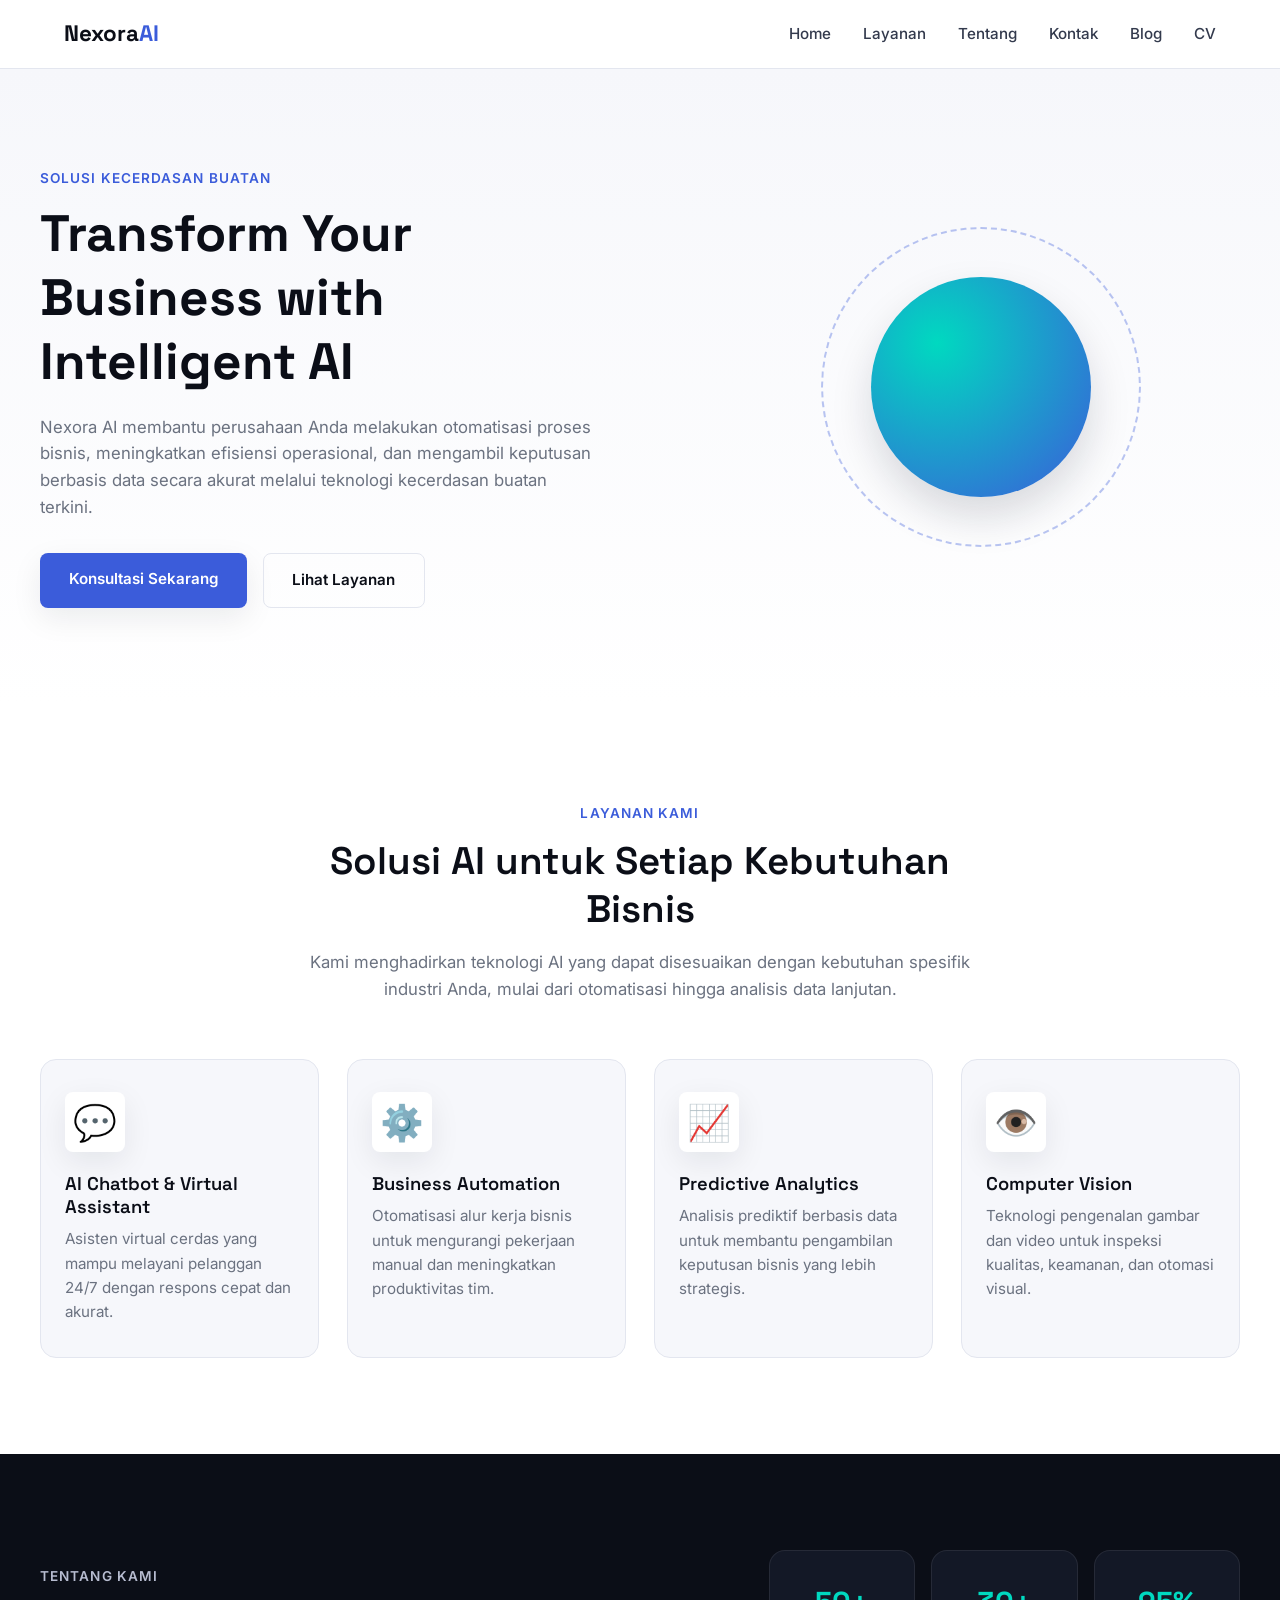
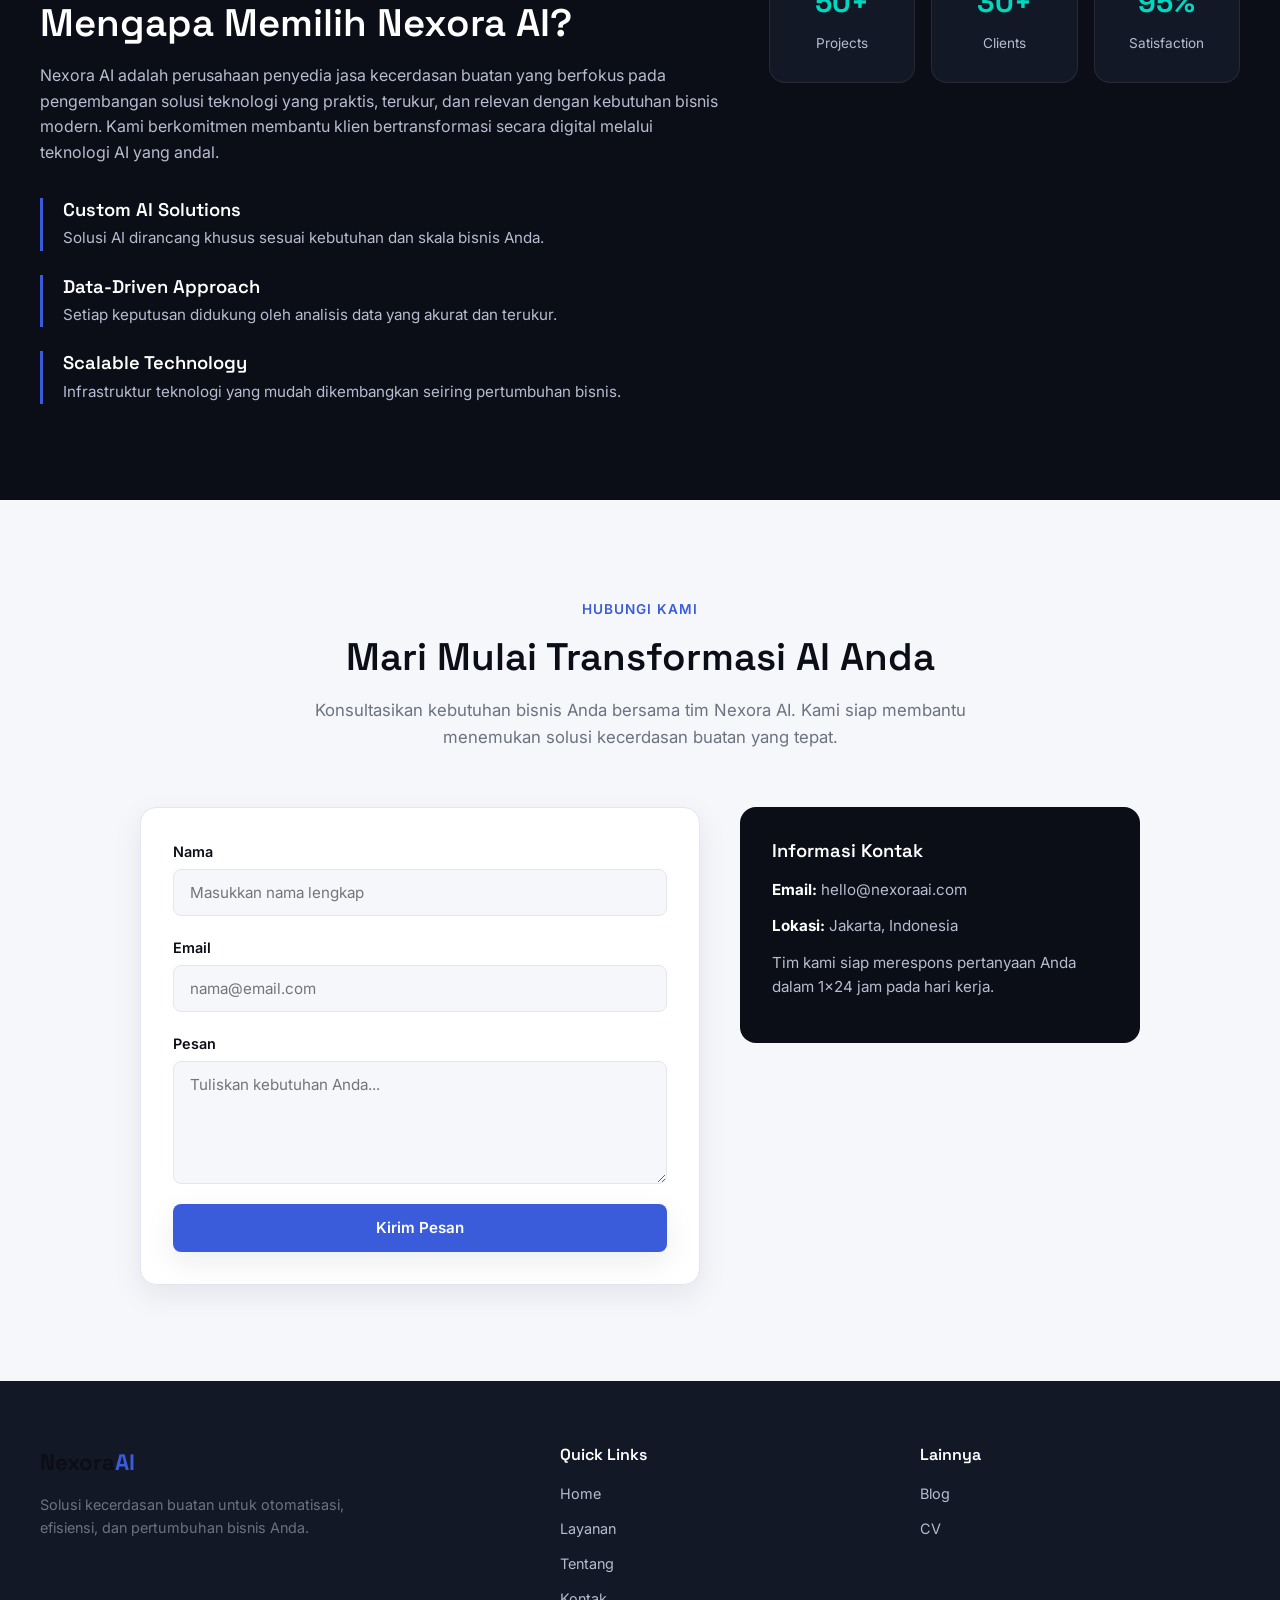
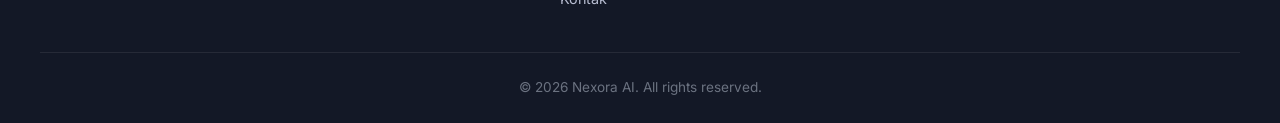
<file: index.html>
<!DOCTYPE html>
<html lang="id">
<head>
  <meta charset="UTF-8">
  <meta name="viewport" content="width=device-width, initial-scale=1.0">
  <title>Nexora AI - Solusi Kecerdasan Buatan untuk Bisnis Anda</title>
  <meta name="description" content="Nexora AI menyediakan solusi AI chatbot, business automation, predictive analytics, dan computer vision untuk transformasi digital bisnis Anda.">

  <!-- Google Fonts -->
  <link rel="preconnect" href="https://fonts.googleapis.com">
  <link rel="preconnect" href="https://fonts.gstatic.com" crossorigin>
  <link href="https://fonts.googleapis.com/css2?family=Space+Grotesk:wght@500;600;700&family=Inter:wght@400;500;600&display=swap" rel="stylesheet">

  <!-- External CSS -->
  <link rel="stylesheet" href="assets/css/style.css">
</head>
<body>

  <!-- ===== HEADER / NAVBAR ===== -->
  <header class="site-header">
    <nav class="navbar" aria-label="Navigasi utama">
      <a href="#home" class="logo">Nexora<span>AI</span></a>

      <input type="checkbox" id="nav-toggle" class="nav-toggle">
      <label for="nav-toggle" class="nav-toggle-label" aria-label="Buka menu navigasi">
        <span></span>
      </label>

      <ul class="nav-menu">
        <li><a href="index.html">Home</a></li>
        <li><a href="#layanan">Layanan</a></li>
        <li><a href="#tentang">Tentang</a></li>
        <li><a href="#kontak">Kontak</a></li>
        <li><a href="blog.html">Blog</a></li>
        <li><a href="cv.html">CV</a></li>
      </ul>
    </nav>
  </header>

  <main>
    <!-- ===== HERO SECTION ===== -->
    <section id="home" class="hero">
      <div class="hero-container">
        <div class="hero-text">
          <p class="eyebrow">Solusi Kecerdasan Buatan</p>
          <h1>Transform Your Business with Intelligent AI</h1>
          <p class="hero-desc">
            Nexora AI membantu perusahaan Anda melakukan otomatisasi proses bisnis,
            meningkatkan efisiensi operasional, dan mengambil keputusan berbasis data
            secara akurat melalui teknologi kecerdasan buatan terkini.
          </p>
          <div class="hero-cta">
            <a href="#kontak" class="btn btn-primary">Konsultasi Sekarang</a>
            <a href="#layanan" class="btn btn-outline">Lihat Layanan</a>
          </div>
        </div>
        <div class="hero-visual" aria-hidden="true">
          <div class="hero-orb">
            <div class="hero-orb-ring"></div>
            <div class="hero-orb-core"></div>
          </div>
        </div>
      </div>
    </section>

    <!-- ===== LAYANAN SECTION ===== -->
    <section id="layanan" class="services">
      <div class="section-heading">
        <p class="eyebrow">Layanan Kami</p>
        <h2>Solusi AI untuk Setiap Kebutuhan Bisnis</h2>
        <p class="section-desc">
          Kami menghadirkan teknologi AI yang dapat disesuaikan dengan kebutuhan spesifik
          industri Anda, mulai dari otomatisasi hingga analisis data lanjutan.
        </p>
      </div>

      <div class="services-grid">
        <article class="service-card">
          <div class="service-icon" aria-hidden="true">💬</div>
          <h3>AI Chatbot &amp; Virtual Assistant</h3>
          <p>Asisten virtual cerdas yang mampu melayani pelanggan 24/7 dengan respons cepat dan akurat.</p>
        </article>

        <article class="service-card">
          <div class="service-icon" aria-hidden="true">⚙️</div>
          <h3>Business Automation</h3>
          <p>Otomatisasi alur kerja bisnis untuk mengurangi pekerjaan manual dan meningkatkan produktivitas tim.</p>
        </article>

        <article class="service-card">
          <div class="service-icon" aria-hidden="true">📈</div>
          <h3>Predictive Analytics</h3>
          <p>Analisis prediktif berbasis data untuk membantu pengambilan keputusan bisnis yang lebih strategis.</p>
        </article>

        <article class="service-card">
          <div class="service-icon" aria-hidden="true">👁️</div>
          <h3>Computer Vision</h3>
          <p>Teknologi pengenalan gambar dan video untuk inspeksi kualitas, keamanan, dan otomasi visual.</p>
        </article>
      </div>
    </section>

    <!-- ===== TENTANG SECTION ===== -->
    <section id="tentang" class="about">
      <div class="about-container">
        <div class="about-text">
          <p class="eyebrow">Tentang Kami</p>
          <h2>Mengapa Memilih Nexora AI?</h2>
          <p>
            Nexora AI adalah perusahaan penyedia jasa kecerdasan buatan yang berfokus pada
            pengembangan solusi teknologi yang praktis, terukur, dan relevan dengan
            kebutuhan bisnis modern. Kami berkomitmen membantu klien bertransformasi
            secara digital melalui teknologi AI yang andal.
          </p>

          <ul class="about-list">
            <li>
              <h3>Custom AI Solutions</h3>
              <p>Solusi AI dirancang khusus sesuai kebutuhan dan skala bisnis Anda.</p>
            </li>
            <li>
              <h3>Data-Driven Approach</h3>
              <p>Setiap keputusan didukung oleh analisis data yang akurat dan terukur.</p>
            </li>
            <li>
              <h3>Scalable Technology</h3>
              <p>Infrastruktur teknologi yang mudah dikembangkan seiring pertumbuhan bisnis.</p>
            </li>
          </ul>
        </div>

        <div class="about-stats">
          <div class="stat-card">
            <span class="stat-number">50+</span>
            <span class="stat-label">Projects</span>
          </div>
          <div class="stat-card">
            <span class="stat-number">30+</span>
            <span class="stat-label">Clients</span>
          </div>
          <div class="stat-card">
            <span class="stat-number">95%</span>
            <span class="stat-label">Satisfaction</span>
          </div>
        </div>
      </div>
    </section>

    <!-- ===== KONTAK SECTION ===== -->
    <section id="kontak" class="contact">
      <div class="section-heading">
        <p class="eyebrow">Hubungi Kami</p>
        <h2>Mari Mulai Transformasi AI Anda</h2>
        <p class="section-desc">
          Konsultasikan kebutuhan bisnis Anda bersama tim Nexora AI. Kami siap membantu
          menemukan solusi kecerdasan buatan yang tepat.
        </p>
      </div>

      <div class="contact-container">
        <form class="contact-form" action="#" method="post">
          <div class="form-group">
            <label for="nama">Nama</label>
            <input type="text" id="nama" name="nama" placeholder="Masukkan nama lengkap" required>
          </div>

          <div class="form-group">
            <label for="email">Email</label>
            <input type="email" id="email" name="email" placeholder="nama@email.com" required>
          </div>

          <div class="form-group">
            <label for="pesan">Pesan</label>
            <textarea id="pesan" name="pesan" rows="5" placeholder="Tuliskan kebutuhan Anda..." required></textarea>
          </div>

          <button type="submit" class="btn btn-primary">Kirim Pesan</button>
        </form>

        <div class="contact-info">
          <h3>Informasi Kontak</h3>
          <p><strong>Email:</strong> hello@nexoraai.com</p>
          <p><strong>Lokasi:</strong> Jakarta, Indonesia</p>
          <p>
            Tim kami siap merespons pertanyaan Anda dalam 1x24 jam pada hari kerja.
          </p>
        </div>
      </div>
    </section>
  </main>

  <!-- ===== FOOTER ===== -->
  <footer class="site-footer">
    <div class="footer-container">
      <div class="footer-brand">
        <p class="logo">Nexora<span>AI</span></p>
        <p>Solusi kecerdasan buatan untuk otomatisasi, efisiensi, dan pertumbuhan bisnis Anda.</p>
      </div>

      <div class="footer-links">
        <h3>Quick Links</h3>
        <ul>
          <li><a href="index.html">Home</a></li>
          <li><a href="#layanan">Layanan</a></li>
          <li><a href="#tentang">Tentang</a></li>
          <li><a href="#kontak">Kontak</a></li>
        </ul>
      </div>

      <div class="footer-links">
        <h3>Lainnya</h3>
        <ul>
          <li><a href="blog.html">Blog</a></li>
          <li><a href="cv.html">CV</a></li>
        </ul>
      </div>
    </div>

    <div class="footer-bottom">
      <p>&copy; 2026 Nexora AI. All rights reserved.</p>
    </div>
  </footer>

</body>
</html>
</file>
<file: assets/css/style.css>
/* =========================================================
   NEXORA AI - LANDING PAGE STYLESHEET
   Struktur: Reset -> Variabel -> Global -> Komponen -> Section -> Responsive
   ========================================================= */

/* ===== 1. RESET & BOX SIZING ===== */
*,
*::before,
*::after {
  box-sizing: border-box;
  margin: 0;
  padding: 0;
}

html {
  scroll-behavior: smooth;
}

img {
  max-width: 100%;
  display: block;
}

ul {
  list-style: none;
}

a {
  text-decoration: none;
  color: inherit;
}

button {
  font-family: inherit;
  cursor: pointer;
  border: none;
}

/* ===== 2. CSS VARIABLES (ROOT) ===== */
:root {
  /* Warna utama */
  --color-primary: #3b5cda;
  --color-primary-dark: #2441b8;
  --color-accent: #00d9c0;
  --color-dark: #0b0e17;
  --color-dark-soft: #131826;
  --color-light: #f6f7fb;
  --color-white: #ffffff;
  --color-text: #333a4d;
  --color-text-light: #6b7280;
  --color-border: #e3e6ef;

  /* Tipografi */
  --font-heading: 'Space Grotesk', sans-serif;
  --font-body: 'Inter', sans-serif;

  /* Spacing */
  --section-padding: 6rem 1.5rem;
  --radius-sm: 8px;
  --radius-md: 16px;
  --radius-lg: 24px;

  /* Transisi */
  --transition-base: all 0.3s ease;

  /* Shadow */
  --shadow-soft: 0 10px 30px rgba(15, 23, 42, 0.08);
  --shadow-strong: 0 20px 40px rgba(15, 23, 42, 0.15);
}

/* ===== 3. GLOBAL STYLES ===== */
body {
  font-family: var(--font-body);
  color: var(--color-text);
  line-height: 1.6;
  background-color: var(--color-white);
  overflow-x: hidden;
}

h1, h2, h3 {
  font-family: var(--font-heading);
  color: var(--color-dark);
  line-height: 1.25;
}

h1 {
  font-size: clamp(2.2rem, 4vw, 3.4rem);
  font-weight: 700;
}

h2 {
  font-size: clamp(1.8rem, 3vw, 2.4rem);
  font-weight: 600;
}

h3 {
  font-size: 1.15rem;
  font-weight: 600;
}

p {
  color: var(--color-text-light);
}

.eyebrow {
  display: inline-block;
  font-size: 0.85rem;
  font-weight: 600;
  letter-spacing: 0.08em;
  text-transform: uppercase;
  color: var(--color-primary);
  margin-bottom: 0.75rem;
}

.section-heading {
  max-width: 700px;
  margin: 0 auto 3.5rem auto;
  text-align: center;
}

.section-desc {
  margin-top: 1rem;
  font-size: 1.05rem;
}

/* ===== 4. BUTTONS ===== */
.btn {
  display: inline-block;
  padding: 0.9rem 1.8rem;
  border-radius: var(--radius-sm);
  font-weight: 600;
  font-size: 0.95rem;
  transition: var(--transition-base);
}

.btn-primary {
  background-color: var(--color-primary);
  color: var(--color-white);
  box-shadow: var(--shadow-soft);
}

.btn-primary:hover {
  background-color: var(--color-primary-dark);
  transform: translateY(-3px);
  box-shadow: var(--shadow-strong);
}

.btn-outline {
  background-color: transparent;
  color: var(--color-dark);
  border: 1.5px solid var(--color-border);
}

.btn-outline:hover {
  border-color: var(--color-primary);
  color: var(--color-primary);
  transform: translateY(-3px);
}

/* ===== 5. HEADER / NAVBAR ===== */
.site-header {
  position: sticky;
  top: 0;
  left: 0;
  width: 100%;
  background-color: rgba(255, 255, 255, 0.9);
  backdrop-filter: blur(8px);
  border-bottom: 1px solid var(--color-border);
  z-index: 1000;
}

.navbar {
  display: flex;
  align-items: center;
  justify-content: space-between;
  max-width: 1200px;
  margin: 0 auto;
  padding: 1rem 1.5rem;
  position: relative;
}

.logo {
  font-family: var(--font-heading);
  font-size: 1.4rem;
  font-weight: 700;
  color: var(--color-dark);
}

.logo span {
  color: var(--color-primary);
}

.nav-menu {
  display: flex;
  gap: 2rem;
}

.nav-menu a {
  font-weight: 500;
  font-size: 0.95rem;
  color: var(--color-text);
  position: relative;
  transition: var(--transition-base);
}

.nav-menu a::after {
  content: "";
  position: absolute;
  left: 0;
  bottom: -6px;
  width: 0;
  height: 2px;
  background-color: var(--color-primary);
  transition: var(--transition-base);
}

.nav-menu a:hover {
  color: var(--color-primary);
}

.nav-menu a:hover::after {
  width: 100%;
}

.nav-toggle,
.nav-toggle-label {
  display: none;
}

/* ===== 6. HERO SECTION ===== */
.hero {
  padding: var(--section-padding);
  background: linear-gradient(180deg, var(--color-light) 0%, var(--color-white) 100%);
}

.hero-container {
  max-width: 1200px;
  margin: 0 auto;
  display: grid;
  grid-template-columns: 1.1fr 0.9fr;
  align-items: center;
  gap: 3rem;
}

.hero-text {
  max-width: 560px;
}

.hero-desc {
  margin: 1.25rem 0 2rem 0;
  font-size: 1.05rem;
}

.hero-cta {
  display: flex;
  flex-wrap: wrap;
  gap: 1rem;
}

.hero-visual {
  display: flex;
  align-items: center;
  justify-content: center;
}

.hero-orb {
  position: relative;
  width: 320px;
  height: 320px;
  display: flex;
  align-items: center;
  justify-content: center;
}

.hero-orb-ring {
  position: absolute;
  width: 100%;
  height: 100%;
  border: 2px dashed var(--color-primary);
  border-radius: 50%;
  opacity: 0.35;
  animation: spin 18s linear infinite;
}

.hero-orb-core {
  width: 220px;
  height: 220px;
  border-radius: 50%;
  background: radial-gradient(circle at 30% 30%, var(--color-accent), var(--color-primary));
  box-shadow: var(--shadow-strong);
}

@keyframes spin {
  from { transform: rotate(0deg); }
  to { transform: rotate(360deg); }
}

/* ===== 7. SERVICES SECTION ===== */
.services {
  padding: var(--section-padding);
  background-color: var(--color-white);
}

.services-grid {
  max-width: 1200px;
  margin: 0 auto;
  display: grid;
  grid-template-columns: repeat(4, 1fr);
  gap: 1.75rem;
}

.service-card {
  background-color: var(--color-light);
  border: 1px solid var(--color-border);
  border-radius: var(--radius-md);
  padding: 2rem 1.5rem;
  text-align: left;
  transition: var(--transition-base);
}

.service-card:hover {
  transform: translateY(-8px);
  box-shadow: var(--shadow-strong);
  border-color: var(--color-primary);
}

.service-icon {
  font-size: 2.2rem;
  width: 60px;
  height: 60px;
  display: flex;
  align-items: center;
  justify-content: center;
  border-radius: var(--radius-sm);
  background-color: var(--color-white);
  margin-bottom: 1.25rem;
  box-shadow: var(--shadow-soft);
}

.service-card h3 {
  margin-bottom: 0.6rem;
}

.service-card p {
  font-size: 0.95rem;
}

/* ===== 8. ABOUT SECTION ===== */
.about {
  padding: var(--section-padding);
  background-color: var(--color-dark);
  color: var(--color-white);
}

.about h2,
.about h3 {
  color: var(--color-white);
}

.about-container {
  max-width: 1200px;
  margin: 0 auto;
  display: grid;
  grid-template-columns: 1.3fr 0.9fr;
  gap: 3rem;
  align-items: start;
}

.about-text p {
  color: #b7bcd0;
  margin-top: 1rem;
}

.about-list {
  margin-top: 2rem;
  display: flex;
  flex-direction: column;
  gap: 1.5rem;
}

.about-list li {
  padding-left: 1.25rem;
  border-left: 3px solid var(--color-primary);
}

.about-list p {
  margin-top: 0.35rem;
  font-size: 0.95rem;
}

.about-stats {
  display: grid;
  grid-template-columns: repeat(3, 1fr);
  gap: 1rem;
  align-content: start;
}

.stat-card {
  background-color: var(--color-dark-soft);
  border: 1px solid rgba(255, 255, 255, 0.08);
  border-radius: var(--radius-md);
  padding: 1.75rem 1rem;
  text-align: center;
  display: flex;
  flex-direction: column;
  gap: 0.5rem;
  transition: var(--transition-base);
}

.stat-card:hover {
  border-color: var(--color-primary);
  transform: translateY(-5px);
}

.stat-number {
  font-family: var(--font-heading);
  font-size: 1.8rem;
  font-weight: 700;
  color: var(--color-accent);
}

.stat-label {
  font-size: 0.85rem;
  color: #b7bcd0;
}

/* ===== 9. CONTACT SECTION ===== */
.contact {
  padding: var(--section-padding);
  background-color: var(--color-light);
}

.contact-container {
  max-width: 1000px;
  margin: 0 auto;
  display: grid;
  grid-template-columns: 1.4fr 1fr;
  gap: 2.5rem;
}

.contact-form {
  background-color: var(--color-white);
  border: 1px solid var(--color-border);
  border-radius: var(--radius-md);
  padding: 2rem;
  display: flex;
  flex-direction: column;
  gap: 1.25rem;
  box-shadow: var(--shadow-soft);
}

.form-group {
  display: flex;
  flex-direction: column;
  gap: 0.4rem;
}

.form-group label {
  font-weight: 600;
  font-size: 0.9rem;
  color: var(--color-dark);
}

.form-group input,
.form-group textarea {
  font-family: var(--font-body);
  font-size: 0.95rem;
  padding: 0.8rem 1rem;
  border: 1px solid var(--color-border);
  border-radius: var(--radius-sm);
  background-color: var(--color-light);
  color: var(--color-text);
  transition: var(--transition-base);
  resize: vertical;
}

.form-group input:focus,
.form-group textarea:focus {
  outline: none;
  border-color: var(--color-primary);
  background-color: var(--color-white);
  box-shadow: 0 0 0 3px rgba(79, 107, 255, 0.15);
}

.contact-info {
  background-color: var(--color-dark);
  color: var(--color-white);
  border-radius: var(--radius-md);
  padding: 2rem;
  height: fit-content;
}

.contact-info h3 {
  color: var(--color-white);
  margin-bottom: 1rem;
}

.contact-info p {
  color: #b7bcd0;
  margin-bottom: 0.75rem;
  font-size: 0.95rem;
}

.contact-info strong {
  color: var(--color-white);
}

/* ===== 10. FOOTER ===== */
.site-footer {
  background-color: var(--color-dark-soft);
  color: #b7bcd0;
  padding: 4rem 1.5rem 1.5rem 1.5rem;
}

.footer-container {
  max-width: 1200px;
  margin: 0 auto;
  display: grid;
  grid-template-columns: 1.5fr 1fr 1fr;
  gap: 2.5rem;
  padding-bottom: 2.5rem;
  border-bottom: 1px solid rgba(255, 255, 255, 0.08);
}

.footer-brand p:not(.logo) {
  margin-top: 0.75rem;
  font-size: 0.9rem;
  max-width: 320px;
}

.footer-links h3 {
  color: var(--color-white);
  font-size: 1rem;
  margin-bottom: 1rem;
}

.footer-links ul {
  display: flex;
  flex-direction: column;
  gap: 0.6rem;
}

.footer-links a {
  font-size: 0.9rem;
  transition: var(--transition-base);
}

.footer-links a:hover {
  color: var(--color-accent);
}

.footer-bottom {
  text-align: center;
  padding-top: 1.5rem;
  font-size: 0.85rem;
}

/* =========================================================
   11. RESPONSIVE DESIGN (MEDIA QUERIES)
   ========================================================= */

/* Tablet */
@media (max-width: 992px) {
  .services-grid {
    grid-template-columns: repeat(2, 1fr);
  }

  .about-container {
    grid-template-columns: 1fr;
  }

  .about-stats {
    grid-template-columns: repeat(3, 1fr);
  }

  .contact-container {
    grid-template-columns: 1fr;
  }

  .footer-container {
    grid-template-columns: 1fr 1fr;
  }
}

/* Mobile */
@media (max-width: 768px) {
  .hero-container {
    grid-template-columns: 1fr;
    text-align: center;
  }

  .hero-text {
    max-width: 100%;
    margin: 0 auto;
  }

  .hero-cta {
    justify-content: center;
  }

  .hero-visual {
    order: -1;
  }

  .hero-orb {
    width: 220px;
    height: 220px;
  }

  .hero-orb-core {
    width: 150px;
    height: 150px;
  }

  .nav-toggle-label {
    display: flex;
    align-items: center;
    justify-content: center;
    width: 36px;
    height: 36px;
    cursor: pointer;
  }

  .nav-toggle-label span,
  .nav-toggle-label span::before,
  .nav-toggle-label span::after {
    content: "";
    display: block;
    width: 24px;
    height: 2px;
    background-color: var(--color-dark);
    position: relative;
    transition: var(--transition-base);
  }

  .nav-toggle-label span::before {
    position: absolute;
    top: -8px;
  }

  .nav-toggle-label span::after {
    position: absolute;
    top: 8px;
  }

  .nav-menu {
    position: absolute;
    top: 100%;
    left: 0;
    width: 100%;
    flex-direction: column;
    background-color: var(--color-white);
    border-top: 1px solid var(--color-border);
    border-bottom: 1px solid var(--color-border);
    max-height: 0;
    overflow: hidden;
    transition: max-height 0.35s ease;
  }

  .nav-menu li {
    padding: 0.85rem 1.5rem;
    border-bottom: 1px solid var(--color-border);
  }

  .nav-toggle:checked ~ .nav-menu {
    max-height: 400px;
  }

  .services-grid {
    grid-template-columns: 1fr;
  }

  .about-stats {
    grid-template-columns: 1fr 1fr 1fr;
    gap: 0.75rem;
  }

  .stat-card {
    padding: 1.1rem 0.5rem;
  }

  .stat-number {
    font-size: 1.4rem;
  }

  .footer-container {
    grid-template-columns: 1fr;
    text-align: left;
  }
}

/* Small mobile */
@media (max-width: 480px) {
  .hero, .services, .about, .contact {
    padding: 4rem 1.25rem;
  }

  .about-stats {
    grid-template-columns: 1fr;
  }

  .contact-form,
  .contact-info {
    padding: 1.5rem;
  }
}
</file>
